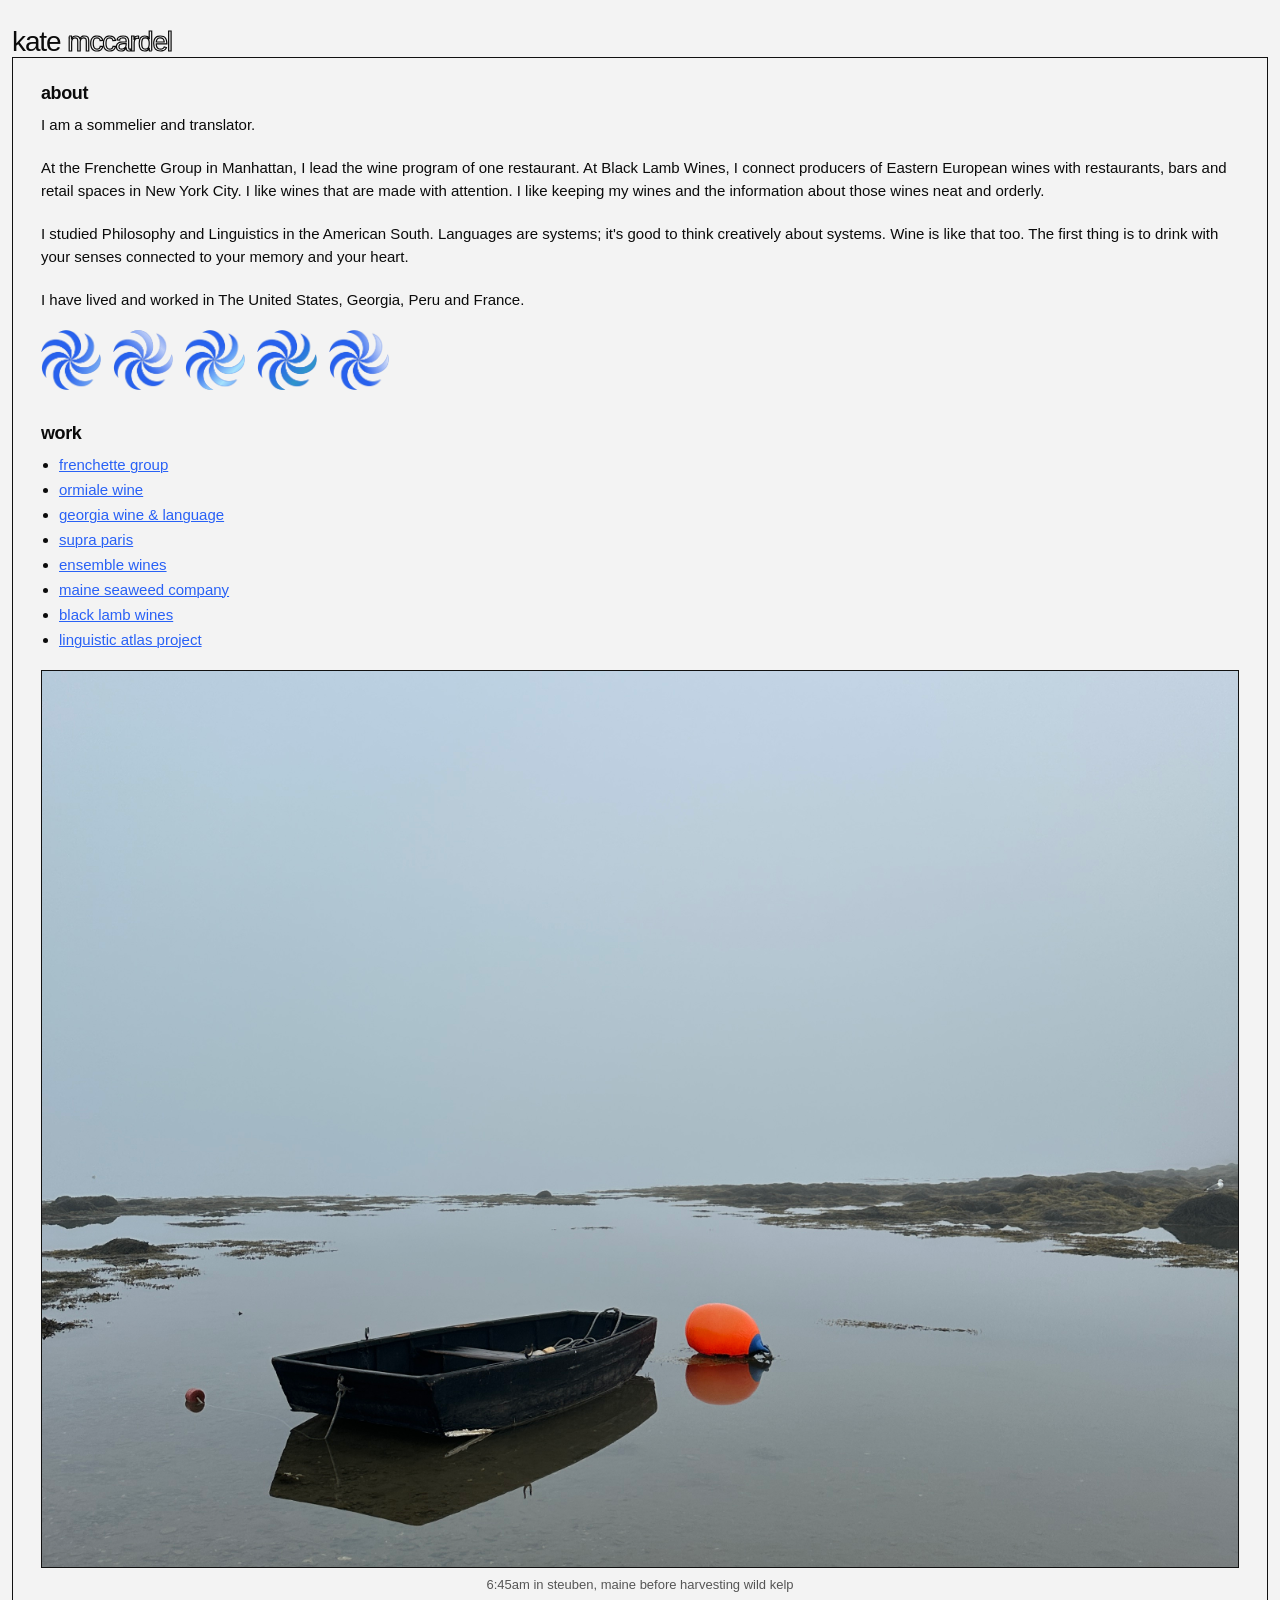
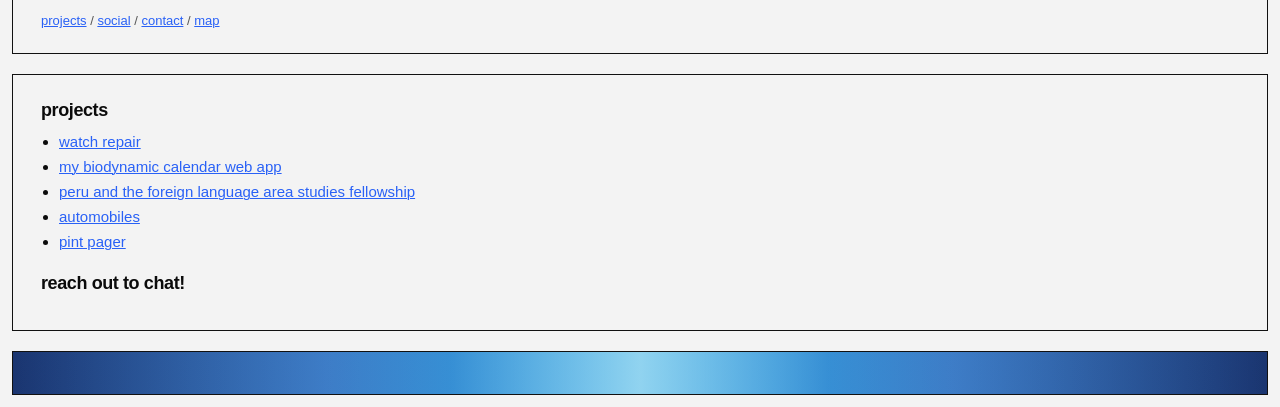
<file: index.html>
<!DOCTYPE html>
<html>

<head>
  <meta charset="utf-8">
  <meta name="viewport" content="width=device-width">
  <title>katelyn mccardel</title>
  <link rel="icon" type="image/x-icon" href="borjgal.ico">
  <link rel="stylesheet" href="styleNew.css" />
</head>

<body>
  <main class="page">
    <header class="site-header">
      <!-- Text header on the left -->
      <h1 class="header-title">kate <span>mccardel</span></h1>
      
      <!-- Icon on the right -->
      
    </header>

    <section class="layout">
      <aside class="left-panel box">
        <div class="left-top">
        <section class="block about">
          <h2>about</h2>
          <p>I am a sommelier and translator.</p><br>
          <p>At the Frenchette Group in Manhattan, I lead the wine program of one restaurant. At Black Lamb Wines, I connect producers of Eastern European wines with restaurants, bars and retail spaces in New York City. I like wines that are made with attention. I like keeping my wines and the information about those wines neat and orderly.</p><br>
          <p>I studied Philosophy and Linguistics in the American South. Languages are systems; it's good to think creatively about systems. Wine is like that too. The first thing is to drink with your senses connected to your memory and your heart. </p><br>
          <p>  I have lived and worked in The United States, Georgia, Peru and France. </p>
        </section>

        <div class="left-columns">
        <div class="left-main">
   
          <div class="borjgali-row">

  <!-- Emblem 1: Light blue shimmer, slow, 110deg angle -->
  <div class="shimmer-container" style="--shimmer-color: rgba(133, 183, 244, 0.838); --shimmer-speed: 10s; --shimmer-angle: 110deg;">
    <img src="borjgal.png" alt="Borjgali emblem" class="shimmer-image">
    <div class="shimmer-overlay"></div>
  </div>

  <!-- Emblem 2: White shimmer, medium speed, 45deg angle -->
  <div class="shimmer-container" style="--shimmer-color: rgba(250, 250, 252, 0.7); --shimmer-speed: 4s; --shimmer-angle: 45deg;">
    <img src="borjgal.png" alt="Borjgali emblem" class="shimmer-image">
    <div class="shimmer-overlay"></div>
  </div>

  <!-- Emblem 3: Soft cyan shimmer, slow, 135deg angle -->
  <div class="shimmer-container" style="--shimmer-color: rgba(180, 240, 255, 0.9); --shimmer-speed: 3.5s; --shimmer-angle: 135deg;">
    <img src="borjgal.png" alt="Borjgali emblem" class="shimmer-image">
    <div class="shimmer-overlay"></div>
  </div>

    <!-- Emblem 4: Soft cyan shimmer, slow, 135deg angle -->
  <div class="shimmer-container" style="--shimmer-color: rgba(48, 154, 199, 0.9); --shimmer-speed: 14s; --shimmer-angle: 135deg;">
    <img src="borjgal.png" alt="Borjgali emblem" class="shimmer-image">
    <div class="shimmer-overlay"></div>

  </div>
    <!-- Emblem 5: white shimmer, fast, 70deg angle -->
  <div class="shimmer-container" style="--shimmer-color: rgba(252, 252, 252, 0.842); --shimmer-speed: 3.5s; --shimmer-angle: 70deg;">
    <img src="borjgal.png" alt="Borjgali emblem" class="shimmer-image">
    <div class="shimmer-overlay"></div>

  </div>

</div>


        <section class="block work">
          <h2>work</h2>
          <ul>
            <li><a target="_blank" rel="noopener noreferrer" href="rock.html">frenchette group</a></li>
            <li><a target="_blank" rel="noopener noreferrer" href="ormiale.html">ormiale wine</a></li>
            <li><a target="_blank" rel="noopener noreferrer" href="georgia.html">georgia wine & language</a></li>
            <li><a target="_blank" rel="noopener noreferrer" href="supra.html">supra paris</a></li>
            <li><a target="_blank" rel="noopener noreferrer" href="ensemble.html">ensemble wines</a></li>
            <li><a target="_blank" rel="noopener noreferrer" href="maineseaweed.html">maine seaweed company</a></li>
             <li><a target="_blank" rel="noopener noreferrer" href="lamb.html">black lamb wines</a></li>
            <li><a target="_blank" rel="noopener noreferrer" href="https://www.lap.uga.edu/">linguistic atlas project</a></li>
          </ul>
        </section>
        </div>

        <figure class="photo">
          <img src="maine.png" alt="Photo of the day">
          <figcaption>6:45am in steuben, maine before harvesting wild kelp</figcaption>
        </figure>
        </div>
        </div>

        <nav class="shortcuts-footer">
          <a href="#projects">projects</a> /
          <a target="_blank" rel="noopener noreferrer" href="https://www.instagram.com/katemccdl/">social</a> /
          <a href="#contact">contact</a> /
          <a target="_blank" rel="noopener noreferrer" href="sitemap.html">map</a>
        </nav>
      </aside>

      <section class="right-column">
        <div class="right-panel box">
          <section class="block foundational" id="projects">
            <h2>projects</h2>
            <ul>
              <li><a target="_blank" rel="noopener noreferrer"
                  href="watch.html">watch repair</a></li>
              <li><a target="_blank" rel="noopener noreferrer"
                  href="https://biodynamic-calendar.vercel.app/">my biodynamic calendar web app</a></li>
             <li><a target="_blank" rel="noopener noreferrer" href="peru.html">peru and the foreign language area studies fellowship</a></li>
             <li><a target="_blank" rel="noopener noreferrer" href="car.html">automobiles</a></li>
             <li><a target="_blank" rel="noopener noreferrer" href="pager.html">pint pager</a></li>
            </ul>
          </section>

         

          <section class="block support" id="contact">
            <h2> <a target="_blank" rel="noopener noreferrer" href="mailto:mccardel.kate@gmail.com">reach out to chat!</a></h2>
          </section>
        </div>

        <div class="bottom-box box"></div>
      </section>
    </section>
  </main>

</body>

</html>
</file>
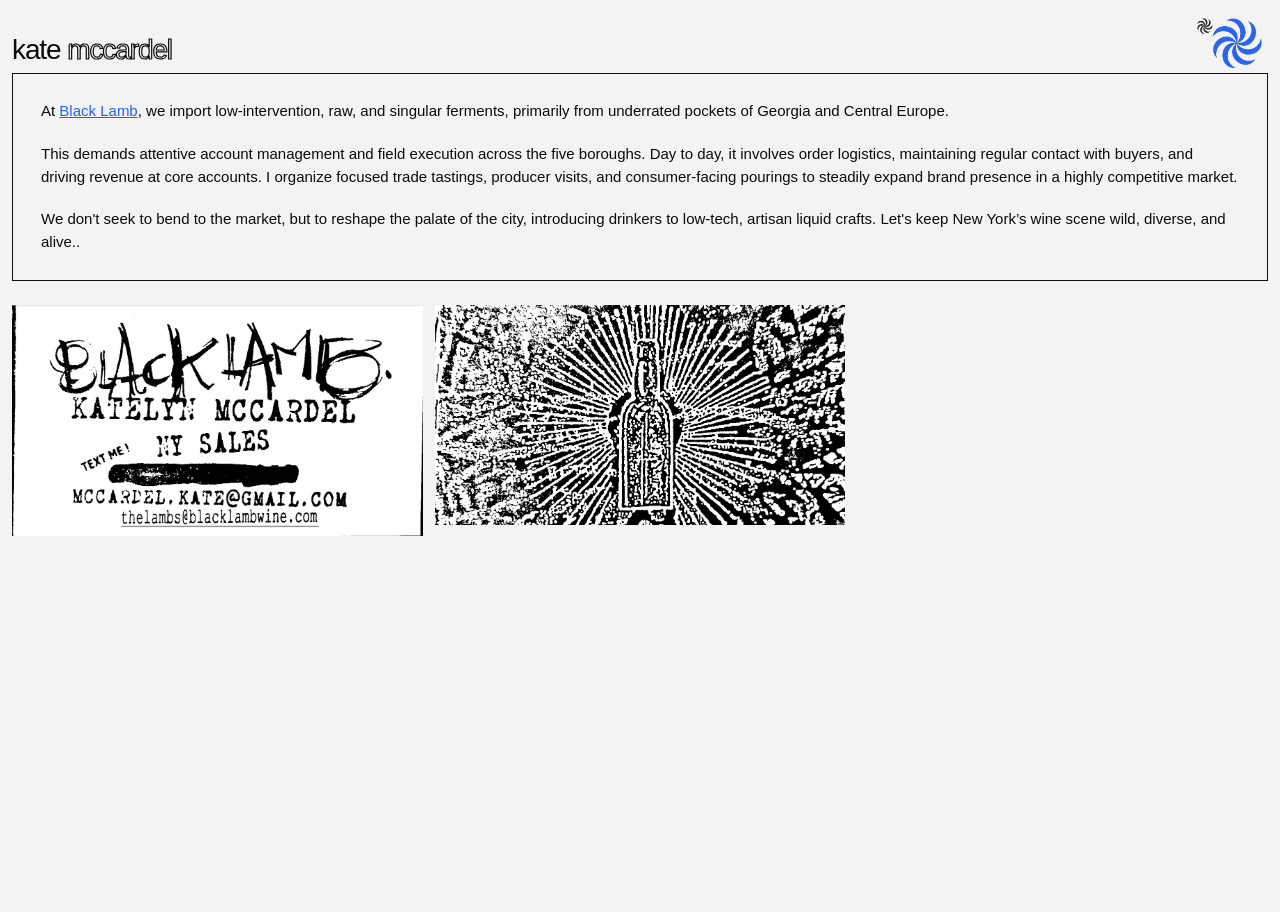
<file: lamb.html>
<!DOCTYPE html>
<html>

<head>
  <meta charset="utf-8">
  <meta name="viewport" content="width=device-width">
  <meta name="description" content="black lamb wine import and distribution">
  <title>black lamb wine - kate</title>
  <link rel="icon" type="image/x-icon" href="borjgal.ico">
  <link rel="stylesheet" href="styleNew.css" />
  <link rel="stylesheet" href="work.css" />
</head>

<body>
  <main class="page">
    <header class="site-header">
      <!-- Text header on the left -->
      <h1 class="header-title"><a href="index.html">kate <span>mccardel</span></a></h1>
      
      <!-- Icon on the right -->
      <img src="borjgali-icon.png" alt="kate mccardel" class="header-icon">
    </header>

<section class="work-layout">
  <aside class="left-panel box">
    <p>At <a href="https://blacklambwine.cargo.site/About-Us">Black Lamb</a>, we import low-intervention, raw, and singular ferments, primarily from underrated pockets of Georgia and Central Europe. </p>
    <p>This demands attentive account management and field execution across the five boroughs. Day to day, it involves order logistics, maintaining regular contact with buyers, and driving revenue at core accounts. I organize focused trade tastings, producer visits, and consumer-facing pourings to steadily expand brand presence in a highly competitive market. </p>
        
    <p> We don't seek to bend to the market, but to reshape the palate of the city, introducing drinkers to low-tech, artisan liquid crafts. Let's keep New York’s wine scene wild, diverse, and alive..</p>
  </aside>

  <div class="photo-gallery">
    <div class="gallery-columns">
      <div class="tile"><img src="lamb-image/lamb1.jpg" loading="lazy"></div>
      <div class="tile"><img src="lamb-image/lamb2.jpg" loading="lazy"></div>


    </div>
  </div>
</section>
  </main>
</body>

</html>
</file>
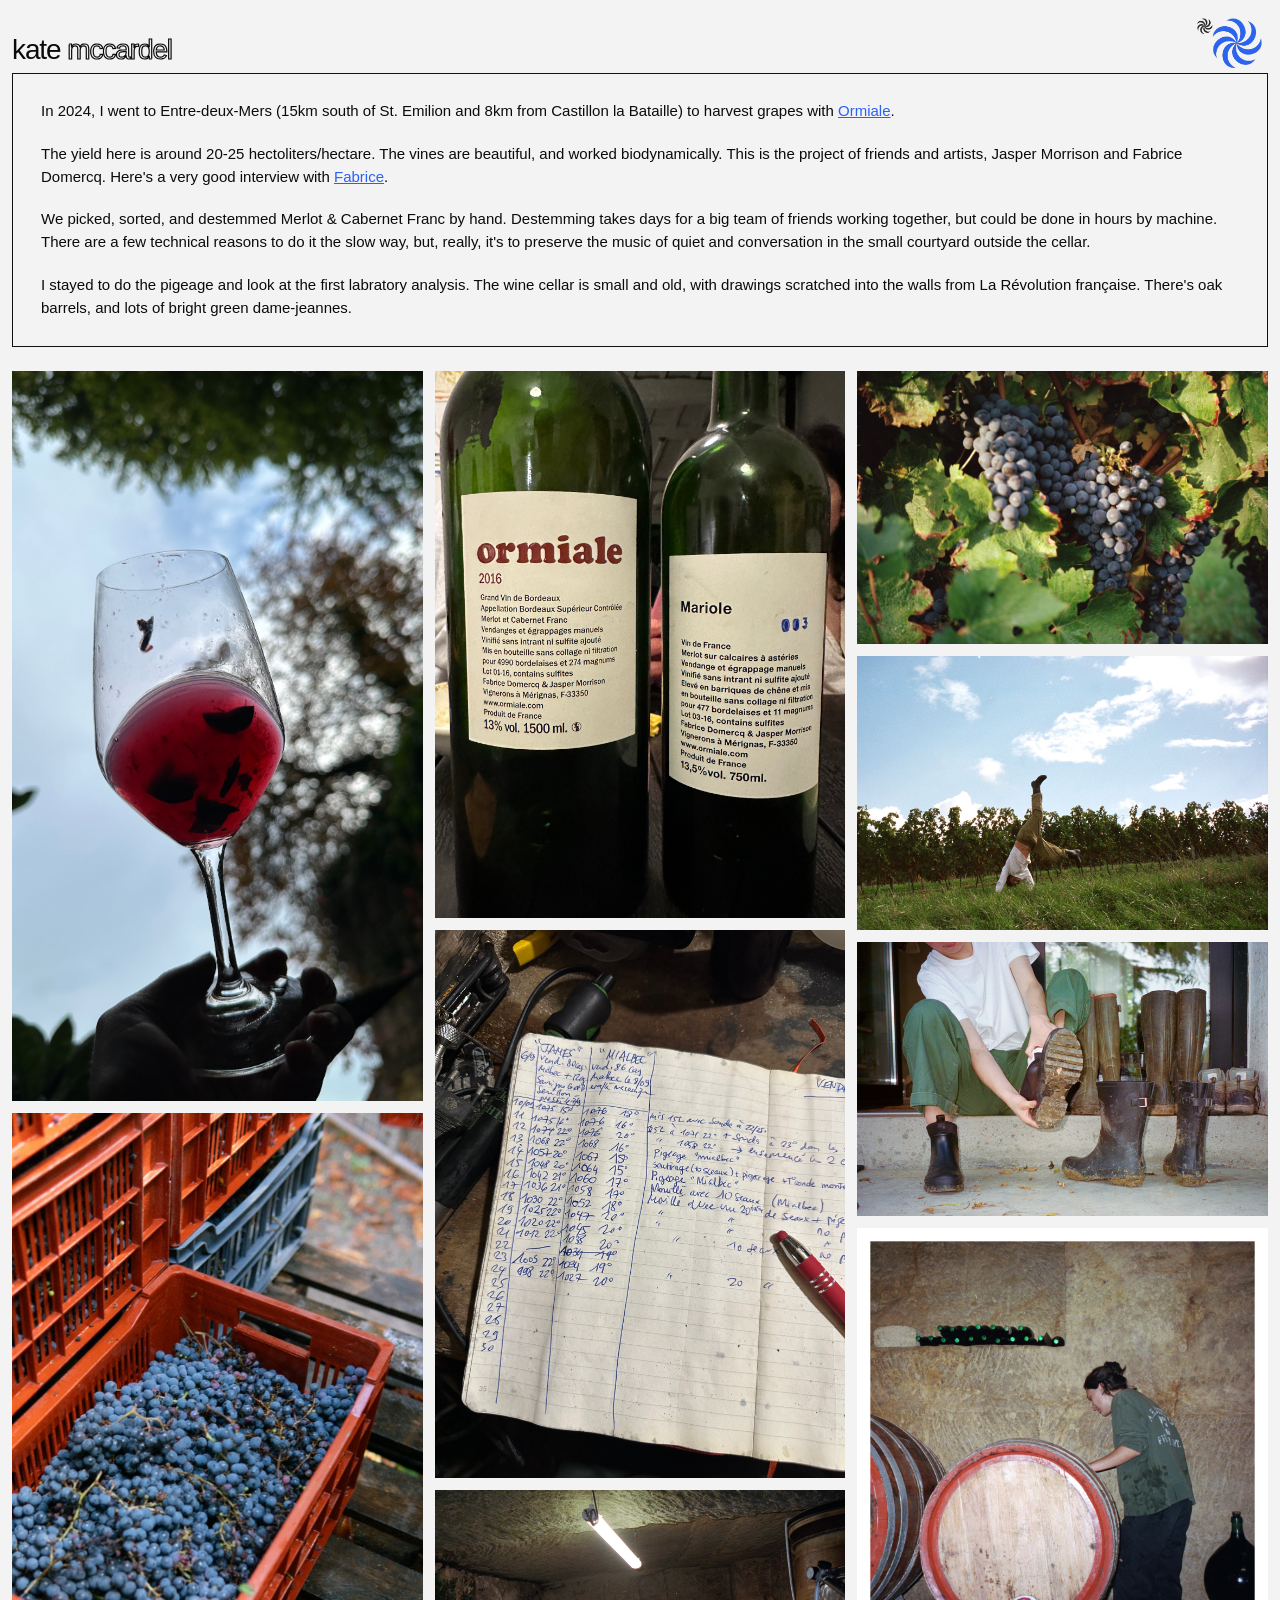
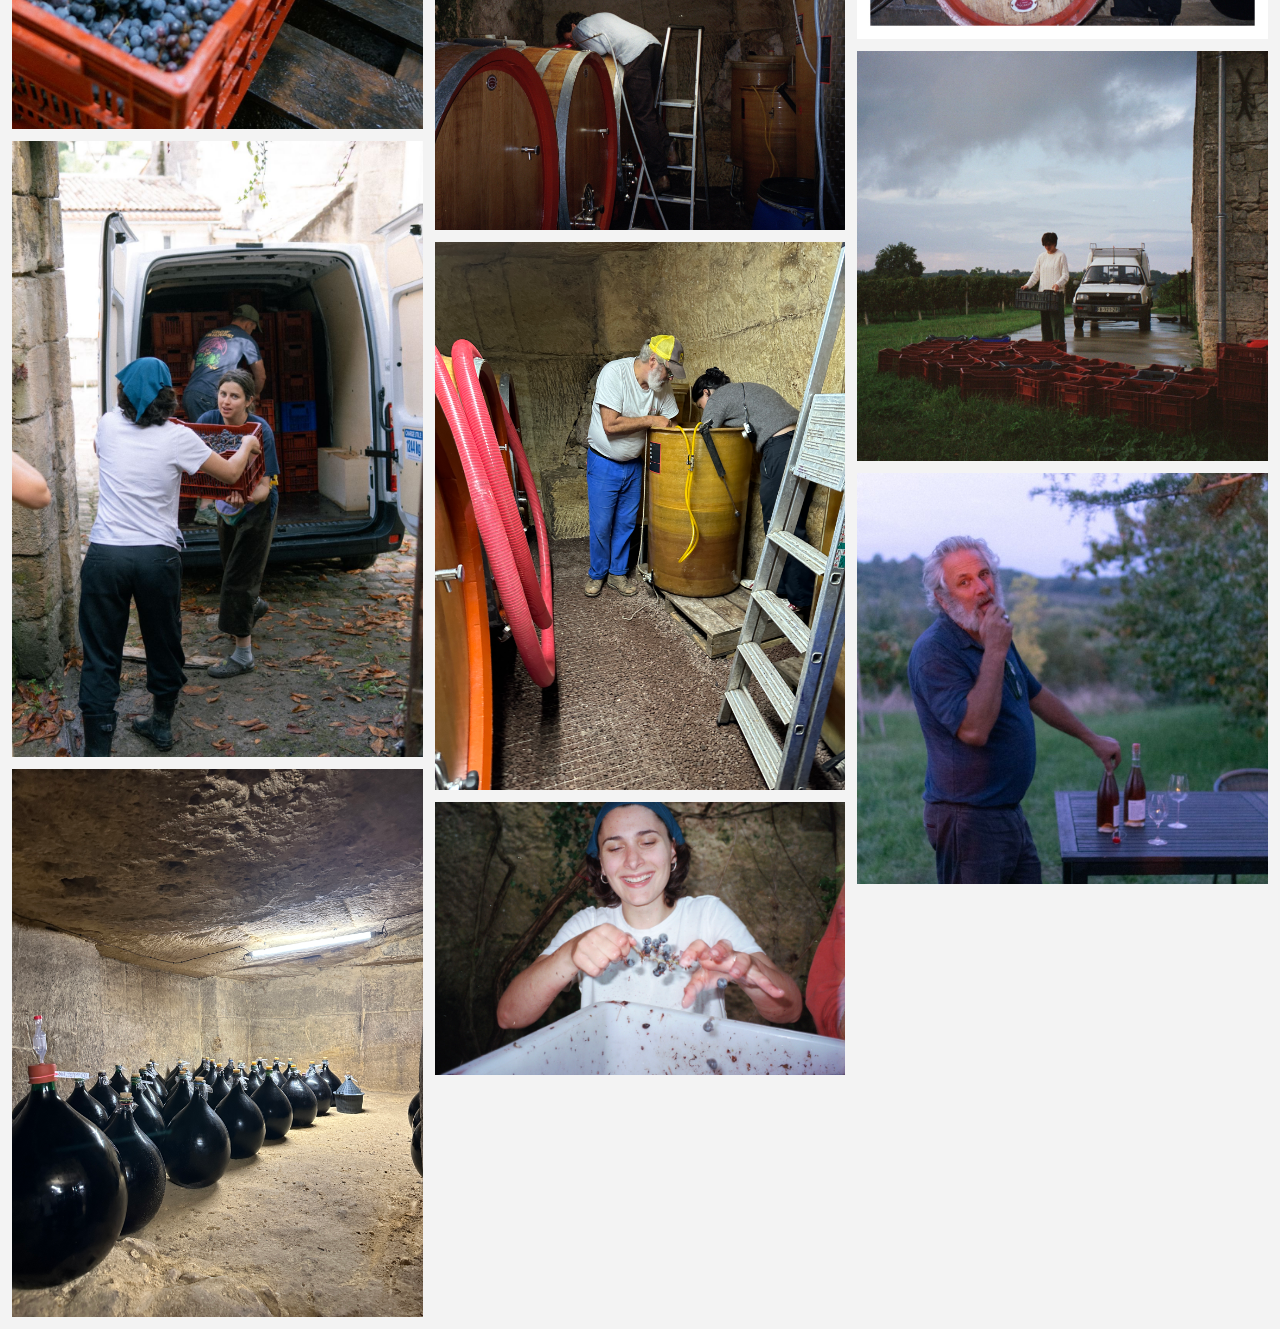
<file: ormiale.html>
<!DOCTYPE html>
<html>

<head>
  <meta charset="utf-8">
  <meta name="viewport" content="width=device-width">
  <meta name="description" content="ormiale wine">
  <title>ormiale wine - kate</title>
  <link rel="icon" type="image/x-icon" href="borjgal.ico">
  <link rel="stylesheet" href="styleNew.css" />
  <link rel="stylesheet" href="work.css" />
</head>

<body>
  <main class="page">
    <header class="site-header">
      <!-- Text header on the left -->
      <h1 class="header-title"><a href="index.html">kate <span>mccardel</span></a></h1>
      
      <!-- Icon on the right -->
      <img src="borjgali-icon.png" alt="kate mccardel" class="header-icon">
    </header>

<section class="work-layout">
  <aside class="left-panel box">
    <p>In 2024, I went to Entre-deux-Mers (15km south of St. Emilion and 8km from Castillon la Bataille) to harvest grapes with <a href="https://ormiale.com/en/statement" target="_blank" rel="noopener noreferrer">Ormiale</a>.</p>
    <p>The yield here is around 20-25 hectoliters/hectare. The vines are beautiful, and worked biodynamically. This is the project of friends and artists, Jasper Morrison and Fabrice Domercq. Here's a very good interview with <a href="https://www.nestarec.cz/fabrice-domercq-ormiale-winemaking-interview" target="_blank" rel="noopener noreferrer">Fabrice</a>.</p>
    <p>We picked, sorted, and destemmed Merlot & Cabernet Franc by hand. Destemming takes days for a big team of friends working together, but could be done in hours by machine. There are a few technical reasons to do it the slow way, but, really, it's to preserve the music of quiet and conversation in the small courtyard outside the cellar.</p>
    <p>I stayed to do the pigeage and look at the first labratory analysis. The wine cellar is small and old, with drawings scratched into the walls from La Révolution française. There's oak barrels, and lots of bright green dame-jeannes.</p>
  </aside>

  <div class="photo-gallery">
    <div class="gallery-columns">
      <div class="tile"><img src="ormiale-image/ormiale1.jpeg" alt="Glass of juice" loading="lazy"></div>
      <div class="tile"><img src="ormiale-image/ormiale2.jpeg" alt="Grapes" loading="lazy"></div>
      <div class="tile"><img src="ormiale-image/ormiale3.jpeg" alt="Two girls passing crates of grapes" loading="lazy"></div>
      <div class="tile"><img src="ormiale-image/ormiale5.jpeg" alt="Dame-jeannes" loading="lazy"></div>
      <div class="tile"><img src="ormiale-image/ormiale6.jpeg" alt="Two bottles of wine" loading="lazy"></div>
      <div class="tile"><img src="ormiale-image/ormiale7.jpeg" alt="Record of wine production" loading="lazy"></div>
      <div class="tile"><img src="ormiale-image/ormiale8.jpeg" alt="pigeage" loading="lazy"></div>
      <div class="tile"><img src="ormiale-image/ormiale9.jpeg" alt="cellar work" loading="lazy"></div>   
      <div class="tile"><img src="ormiale-image/ormiale10.jpeg" alt="manual destemming" loading="lazy"></div>
      <div class="tile"><img src="ormiale-image/ormiale11.jpeg" alt="bunches of grapes" loading="lazy"></div>
      <div class="tile"><img src="ormiale-image/ormiale12.jpeg" alt="Girl doing cartwheel in vineyard" loading="lazy"></div>
      <div class="tile"><img src="ormiale-image/ormiale13.jpeg" alt="girl removing muddy boots" loading="lazy"></div>
      <div class="tile"><img src="ormiale-image/ormiale14.jpeg" alt="girl standing by oak barrels" loading="lazy"></div>
      <div class="tile"><img src="ormiale-image/ormiale15.jpeg" alt="containers of grapes in front of a car" loading="lazy"></div>
      <div class="tile"><img src="ormiale-image/ormiale16.jpeg" alt="man with bottles of wine by a table" loading="lazy"></div>


    </div>
  </div>
</section>
  </main>
</body>

</html>
</file>
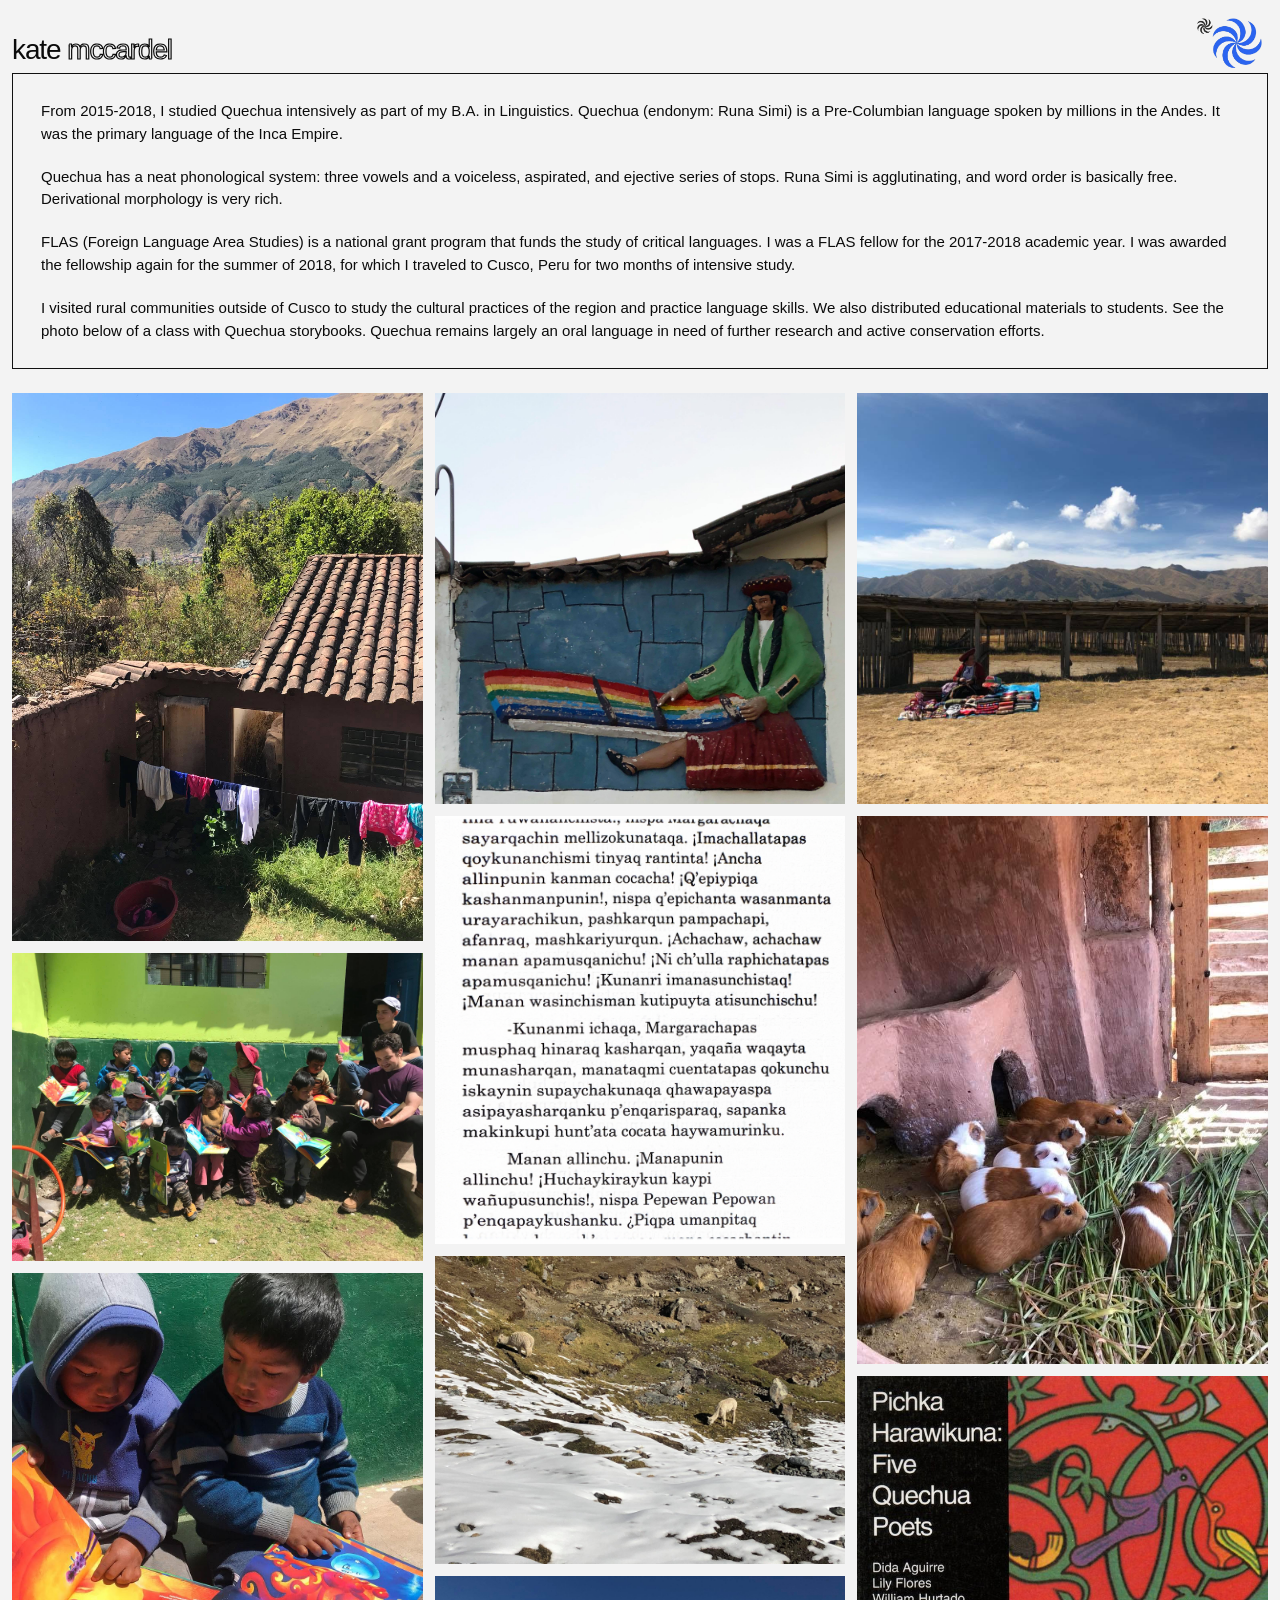
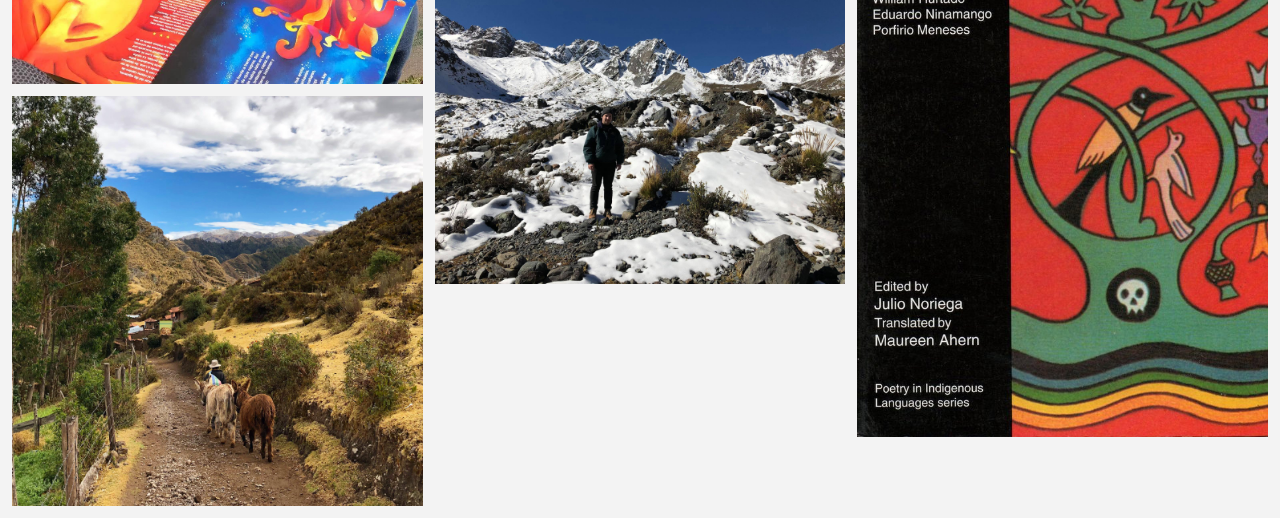
<file: peru.html>
<!DOCTYPE html>
<html>

<head>
  <meta charset="utf-8">
  <meta name="viewport" content="width=device-width">
  <meta name="description" content="peru and FLAS">
  <title>peru and FLAS - kate</title>
  <link rel="icon" type="image/x-icon" href="borjgal.ico">
  <link rel="stylesheet" href="styleNew.css" />
  <link rel="stylesheet" href="work.css" />
</head>

<body>
  <main class="page">
    <header class="site-header">
      <!-- Text header on the left -->
      <h1 class="header-title"><a href="index.html">kate <span>mccardel</span></a></h1>
      
      <!-- Icon on the right -->
      <img src="borjgali-icon.png" alt="kate mccardel" class="header-icon">
    </header>

<section class="work-layout">
  <aside class="left-panel box">
    <p>From 2015-2018, I studied Quechua intensively as part of my B.A. in Linguistics. Quechua (endonym: Runa Simi) is a Pre-Columbian language spoken by millions in the Andes. It was the primary language of the Inca Empire.</p>
    <p> Quechua has a neat phonological system: three vowels and a voiceless, aspirated, and ejective series of stops. Runa Simi is agglutinating, and word order is basically free. Derivational morphology is very rich.</p>
    <p> FLAS (Foreign Language Area Studies) is a national grant program that funds the study of critical languages. I was a FLAS fellow for the 2017-2018 academic year. I was awarded the fellowship again for the summer of 2018, for which I traveled to Cusco, Peru for two months of intensive study.</p>
    <p>I visited rural communities outside of Cusco to study the cultural practices of the region and practice language skills. We also distributed educational materials to students. See the photo below of a class with Quechua storybooks. Quechua remains largely an oral language in need of further research and active conservation efforts.</p>
  </aside>

  <div class="photo-gallery">
    <div class="gallery-columns">
      <div class="tile"><img src="peru-image/peru1.jpg" alt="House strung with laundry" loading="lazy"></div>
      <div class="tile"><img src="peru-image/peru2.jpg" alt="Children holding books outside a classroom" loading="lazy"></div>
      <div class="tile"><img src="peru-image/peru3.jpg" alt="Two children reading" loading="lazy"></div>
      <div class="tile"><img src="peru-image/peru4.jpg" alt="Two donkeys led by a man in a mountain scene" loading="lazy"></div>
      <div class="tile"><img src="peru-image/peru5.jpg" alt="A sculpted facade of a woman weaving a rainbow pattern" loading="lazy"></div>
      <div class="tile"><img src="peru-image/peru6.jpg" alt="A text in Quechua" loading="lazy"></div>
      <div class="tile"><img src="peru-image/peru7.jpg" alt="A llama on a snowy mountain face" loading="lazy"></div>
      <div class="tile"><img src="peru-image/peru8.jpg" alt="A man in a high altitude environment" loading="lazy"></div>
      <div class="tile"><img src="peru-image/peru9.jpg" alt="a woman selling her wares in front of a distant mountain range" loading="lazy"></div>   
      <div class="tile"><img src="peru-image/peru10.jpg" alt="guinea pigs" loading="lazy"></div>
      <div class="tile"><img src="peru-image/peru11.jpg" alt="a book cover of a Quechua poetry collection" loading="lazy"></div>


    </div>
  </div>
</section>
  </main>
</body>

</html>
</file>
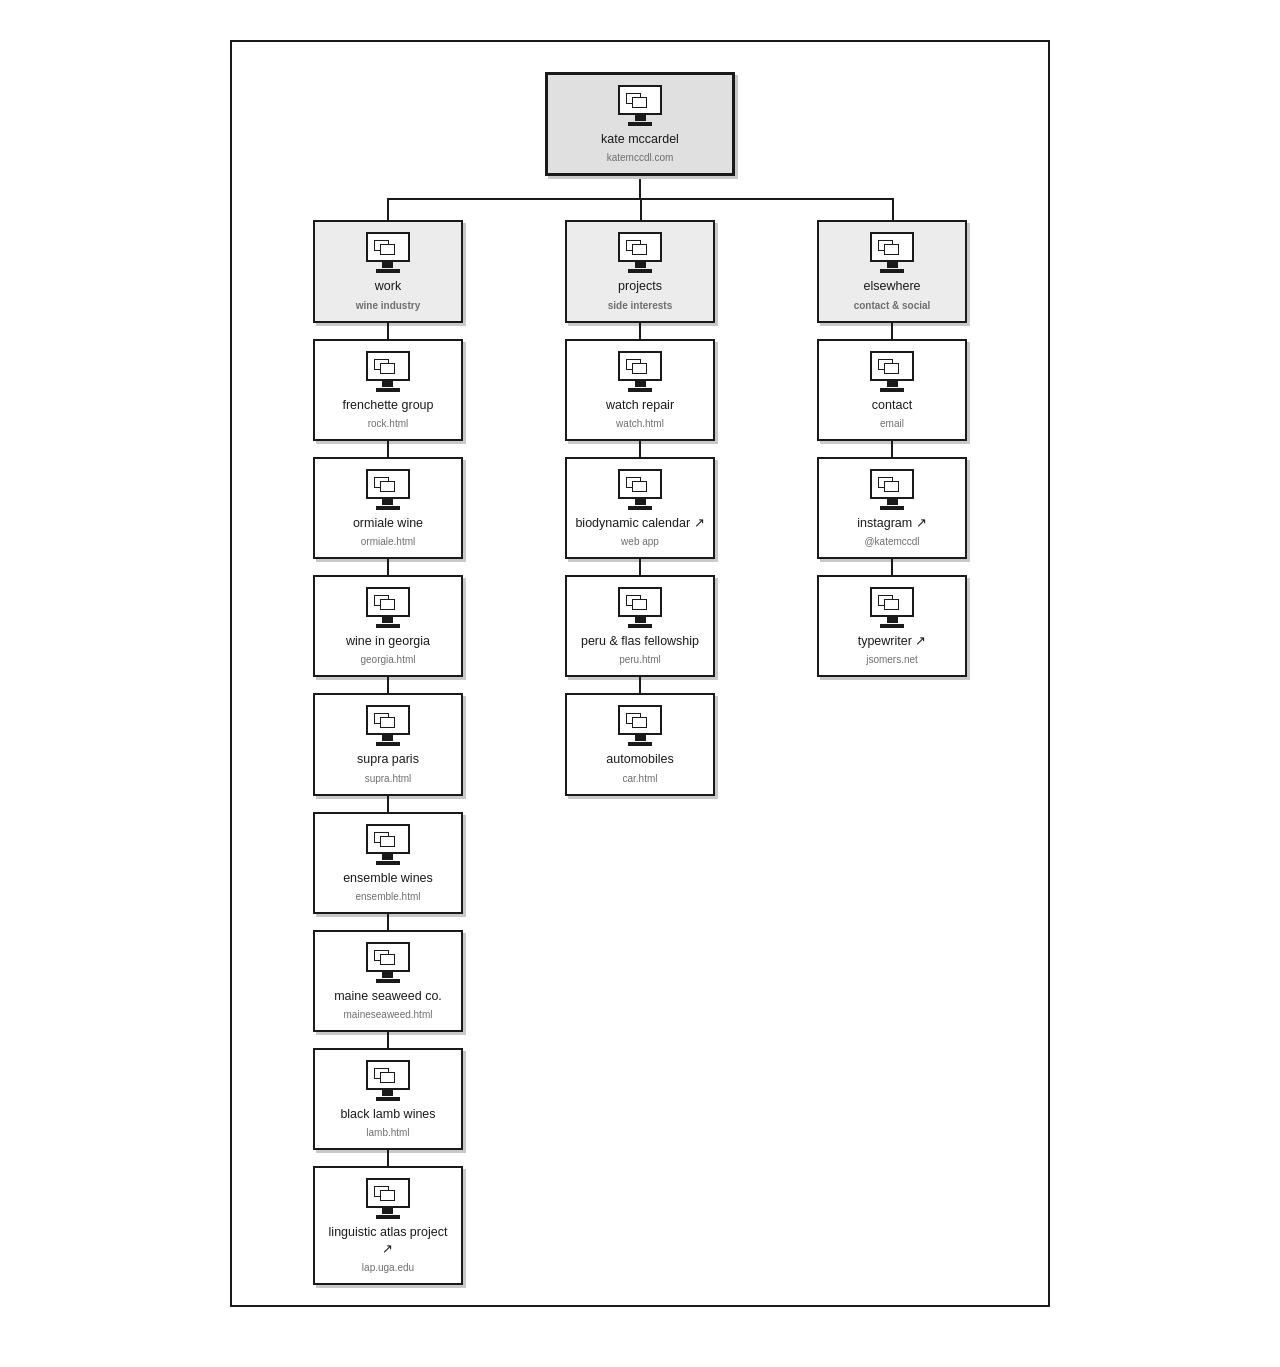
<file: sitemap.html>
<!DOCTYPE html>
<html lang="en">
<head>
<meta charset="UTF-8">
<title>katemccdl.com — site map</title>
<style>
  * { box-sizing: border-box; }
  body {
    margin: 0;
    background: #ffffff;
    font-family: Arial, Helvetica, sans-serif;
    color: #1a1a1a;
    padding: 40px 20px 60px;
  }
  .container {
    max-width: 820px;
    margin: 0 auto;
    border: 2px solid #1a1a1a;
    padding: 30px 30px 20px;
  }

  .heading {
    text-align: center;
    margin-bottom: 30px;
  }
  .heading h1 {
    font-size: 24px;
    letter-spacing: 1px;
    margin: 0 0 6px;
    text-transform: lowercase;
  }
  .heading p {
    font-size: 13px;
    color: #6e6e6e;
    margin: 0;
  }

  .poster {
    max-width: 760px;
    margin: 0 auto;
    border-top: 3px solid #1a1a1a;
    border-bottom: 3px solid #1a1a1a;
    padding: 30px 0 10px;
  }

  .node {
    display: flex;
    flex-direction: column;
    align-items: center;
    gap: 5px;
    width: 150px;
    padding: 9px 8px 10px;
    background: #ffffff;
    border: 2px solid #1a1a1a;
    box-shadow: 3px 3px 0 #c9c9c9;
    text-decoration: none;
    color: #1a1a1a;
    text-align: center;
  }
  .node:hover {
    box-shadow: 4px 4px 0 #9a9a9a;
  }
  .node.hub { background: #ececec; font-weight: bold; }
  .node.home { width: 190px; background: #e0e0e0; border-width: 3px; }

  .title { font-size: 12.5px; font-weight: 520; line-height: 1.3; }
  .sub { font-size: 10px; color: #6e6e6e; }

  .computer { width: 44px; margin-top: 1px; }
  .screen {
    width: 44px;
    height: 30px;
    border: 2px solid #1a1a1a;
    background: #fff;
    position: relative;
  }
  .screen .win1, .screen .win2 {
    position: absolute;
    border: 1.5px solid #1a1a1a;
    background: #fff;
  }
  .screen .win1 { width: 15px; height: 11px; top: 6px; left: 6px; }
  .screen .win2 { width: 15px; height: 11px; top: 10px; left: 12px; background: #fff; }
  .stand { width: 11px; height: 6px; background: #1a1a1a; margin: 0 auto; }
  .base { width: 24px; height: 4px; background: #1a1a1a; margin: 1px auto 0; }

  .ext::after { content: ' \2197'; }

  .home-row { display: flex; justify-content: center; }
  .stem { width: 2px; height: 16px; background: #1a1a1a; margin: 0 auto; }
  .stem-tall { height: 22px; }

  .branch-bar { position: relative; width: 100%; height: 22px; margin-bottom: 0; }
  .branch-bar::before {
    content: '';
    position: absolute;
    top: 0; left: 16.6%; right: 16.6%;
    height: 2px;
    background: #1a1a1a;
  }
  .drop { position: absolute; top: 0; width: 2px; height: 22px; background: #1a1a1a; }
  .drop-left { left: 16.6%; }
  .drop-center { left: 50%; }
  .drop-right { left: 83.3%; }

  .columns { display: flex; justify-content: space-between; align-items: flex-start; }
  .col { display: flex; flex-direction: column; align-items: center; width: 33.33%; }
  .pages { display: flex; flex-direction: column; align-items: center; }
  
</style>
</head>
<body>

  <div class="container">

    <div class="home-row">
      <a class="node home" href="https://katemccdl.com" target="_blank" rel="noopener">
        <div class="computer"><div class="screen"><div class="win1"></div><div class="win2"></div></div><div class="stand"></div><div class="base"></div></div>
        <div class="title">kate mccardel</div>
        <div class="sub">katemccdl.com</div>
      </a>
    </div>

    <div class="stem stem-tall"></div>

    <div class="branch-bar">
      <div class="drop drop-left"></div>
      <div class="drop drop-center"></div>
      <div class="drop drop-right"></div>
    </div>

    <div class="columns">

      <div class="col">
        <a class="node hub" href="https://katemccdl.com#work" target="_blank" rel="noopener">
          <div class="computer"><div class="screen"><div class="win1"></div><div class="win2"></div></div><div class="stand"></div><div class="base"></div></div>
          <div class="title">work</div>
          <div class="sub">wine industry</div>
        </a>
        <div class="stem"></div>
        <div class="pages">
          <a class="node" href="https://katemccdl.com/rock.html" target="_blank" rel="noopener">
            <div class="computer"><div class="screen"><div class="win1"></div><div class="win2"></div></div><div class="stand"></div><div class="base"></div></div>
            <div class="title">frenchette group</div><div class="sub">rock.html</div></a>
          <div class="stem"></div>
          <a class="node" href="https://katemccdl.com/ormiale.html" target="_blank" rel="noopener">
            <div class="computer"><div class="screen"><div class="win1"></div><div class="win2"></div></div><div class="stand"></div><div class="base"></div></div>
            <div class="title">ormiale wine</div><div class="sub">ormiale.html</div></a>
          <div class="stem"></div>
          <a class="node" href="https://katemccdl.com/georgia.html" target="_blank" rel="noopener">
            <div class="computer"><div class="screen"><div class="win1"></div><div class="win2"></div></div><div class="stand"></div><div class="base"></div></div>
            <div class="title">wine in georgia</div><div class="sub">georgia.html</div></a>
          <div class="stem"></div>
          <a class="node" href="https://katemccdl.com/supra.html" target="_blank" rel="noopener">
            <div class="computer"><div class="screen"><div class="win1"></div><div class="win2"></div></div><div class="stand"></div><div class="base"></div></div>
            <div class="title">supra paris</div><div class="sub">supra.html</div></a>
          <div class="stem"></div>
          <a class="node" href="https://katemccdl.com/ensemble.html" target="_blank" rel="noopener">
            <div class="computer"><div class="screen"><div class="win1"></div><div class="win2"></div></div><div class="stand"></div><div class="base"></div></div>
            <div class="title">ensemble wines</div><div class="sub">ensemble.html</div></a>
          <div class="stem"></div>
          <a class="node" href="https://katemccdl.com/maineseaweed.html" target="_blank" rel="noopener">
            <div class="computer"><div class="screen"><div class="win1"></div><div class="win2"></div></div><div class="stand"></div><div class="base"></div></div>
            <div class="title">maine seaweed co.</div><div class="sub">maineseaweed.html</div></a>
          <div class="stem"></div>
          <a class="node" href="https://katemccdl.com/lamb.html" target="_blank" rel="noopener">
            <div class="computer"><div class="screen"><div class="win1"></div><div class="win2"></div></div><div class="stand"></div><div class="base"></div></div>
            <div class="title">black lamb wines</div><div class="sub">lamb.html</div></a>
          <div class="stem"></div>
          <a class="node" href="https://www.lap.uga.edu/" target="_blank" rel="noopener">
            <div class="computer"><div class="screen"><div class="win1"></div><div class="win2"></div></div><div class="stand"></div><div class="base"></div></div>
            <div class="title ext">linguistic atlas project</div><div class="sub">lap.uga.edu</div></a>
        </div>
      </div>

      <div class="col">
        <a class="node hub" href="https://katemccdl.com#projects" target="_blank" rel="noopener">
          <div class="computer"><div class="screen"><div class="win1"></div><div class="win2"></div></div><div class="stand"></div><div class="base"></div></div>
          <div class="title">projects</div>
          <div class="sub">side interests</div>
        </a>
        <div class="stem"></div>
        <div class="pages">
          <a class="node" href="https://katemccdl.com/watch.html" target="_blank" rel="noopener">
            <div class="computer"><div class="screen"><div class="win1"></div><div class="win2"></div></div><div class="stand"></div><div class="base"></div></div>
            <div class="title">watch repair</div><div class="sub">watch.html</div></a>
          <div class="stem"></div>
          <a class="node" href="https://biodynamic-calendar.vercel.app/" target="_blank" rel="noopener">
            <div class="computer"><div class="screen"><div class="win1"></div><div class="win2"></div></div><div class="stand"></div><div class="base"></div></div>
            <div class="title ext">biodynamic calendar</div><div class="sub">web app</div></a>
          <div class="stem"></div>
          <a class="node" href="https://katemccdl.com/peru.html" target="_blank" rel="noopener">
            <div class="computer"><div class="screen"><div class="win1"></div><div class="win2"></div></div><div class="stand"></div><div class="base"></div></div>
            <div class="title">peru &amp; flas fellowship</div><div class="sub">peru.html</div></a>
          <div class="stem"></div>
          <a class="node" href="https://katemccdl.com/car.html" target="_blank" rel="noopener">
            <div class="computer"><div class="screen"><div class="win1"></div><div class="win2"></div></div><div class="stand"></div><div class="base"></div></div>
            <div class="title">automobiles</div><div class="sub">car.html</div></a>
        </div>
      </div>

      <div class="col">
        <a class="node hub" href="https://katemccdl.com#contact" target="_blank" rel="noopener">
          <div class="computer"><div class="screen"><div class="win1"></div><div class="win2"></div></div><div class="stand"></div><div class="base"></div></div>
          <div class="title">elsewhere</div>
          <div class="sub">contact &amp; social</div>
        </a>
        <div class="stem"></div>
        <div class="pages">
          <a class="node" href="mailto:mccardel.kate@gmail.com" target="_blank" rel="noopener">
            <div class="computer"><div class="screen"><div class="win1"></div><div class="win2"></div></div><div class="stand"></div><div class="base"></div></div>
            <div class="title">contact</div><div class="sub">email</div></a>
          <div class="stem"></div>
          <a class="node" href="https://www.instagram.com/katemccdl/" target="_blank" rel="noopener">
            <div class="computer"><div class="screen"><div class="win1"></div><div class="win2"></div></div><div class="stand"></div><div class="base"></div></div>
            <div class="title ext">instagram</div><div class="sub">@katemccdl</div></a>
          <div class="stem"></div>
          <a class="node" href="https://jsomers.net/typewriter/" target="_blank" rel="noopener">
            <div class="computer"><div class="screen"><div class="win1"></div><div class="win2"></div></div><div class="stand"></div><div class="base"></div></div>
            <div class="title ext">typewriter</div><div class="sub">jsomers.net</div></a>
        </div>
      </div>

    </div>
  </div>


  </div>

</body>
</html>
</file>
<file: styleNew.css>
* {
  box-sizing: border-box;
}

html,
body {
  margin: 0;
  min-height: 100vh;
}

html {
  scroll-behavior: smooth;
}

body {
  background: #f3f3f3;
  color: #0b0b0b;
  font-family: Arial, Helvetica, sans-serif;
  font-size: 15px;
  line-height: 1.4;
}

.page {
  width: calc(100% - 24px);
  margin: 12px;
  min-height: calc(100vh - 24px);
  display: flex;
  flex-direction: column;
}

.site-header {
  margin-bottom: 1px;
  flex-shrink: 0;
  display: flex;
  justify-content: space-between;
  align-items: center;
  width: 100%;
}

.header-title {
  margin: 0;
  padding-top: 16px;
  line-height: 1;
}

.header-title a {
  color: inherit;
  text-decoration: none;
}

.header-icon {
  height: 60px;
  width: auto;
}

.site-header h1 {
  margin: 0;
  font-size: 28px;
  line-height: 1;
  font-weight: 400;
  letter-spacing: -1.1px;
}

.site-header h1 span {
  color: transparent;
  -webkit-text-stroke: 1.2px #0b0b0b;
  text-stroke: 1.2px #0b0b0b;
}

/* Single column layout across all screens */
.layout {
  display: flex;
  flex-direction: column;
  gap: 20px;
  flex: 1;
}

.box {
  border: 1px solid #111;
  background: transparent;
}

.left-panel {
  padding: 26px 28px;
  display: flex;
  flex-direction: column;
  gap: 20px;
}

.right-column {
  display: flex;
  flex-direction: column;
  gap: 20px;
}

.right-panel {
  padding: 26px 28px;
  display: flex;
  flex-direction: column;
  gap: 22px;
}

.bottom-box {
  height: 44px;
  position: relative;
  overflow: hidden;
  background: linear-gradient(90deg, #1a3570, #2d6bc4, #048feb, #2d6bc4, #1a3570);
}

.bottom-box::after {
  content: '';
  position: absolute;
  inset: 0;
  background: linear-gradient(
    90deg,
    transparent 0%,
    rgba(160, 230, 215, 0.2) 35%,
    rgba(220, 248, 242, 0.65) 50%,
    rgba(160, 230, 215, 0.2) 65%,
    transparent 100%
  );
  animation: bar-sweep 7s ease-in-out infinite alternate;
}

@keyframes bar-sweep {
  0%   { transform: translateX(-50%); }
  100% { transform: translateX(50%); }
}

.left-top {
  display: flex;
  flex-direction: column;
  gap: 18px;
}

/* Stacks work list and photo vertically to prevent overflow */
.left-columns {
  display: flex;
  flex-direction: column;
  gap: 20px;
}

.left-main {
  display: flex;
  flex-direction: column;
  gap: 18px;
}

.photo {
  margin: 0;
}

.photo img {
  display: block;
  width: 100%;
  aspect-ratio: 4 / 3;
  object-fit: cover;
  border: 1px solid #111;
  background: #e8e8e8;
}

.photo figcaption {
  margin-top: 8px;
  font-size: 13px;
  color: #555;
  text-align: center;
}

.shortcuts-footer {
  flex-shrink: 0;
  font-size: 13px;
  line-height: 1;
  color: #555;
}

.block {
  flex-shrink: 0;
}

.block h2 {
  margin: 0 0 10px;
  font-size: 18px;
  line-height: 1.1;
  font-weight: 700;
  letter-spacing: -0.4px;
}

.block p {
  margin: 0;
  line-height: 1.5;
}

ul {
  margin: 0;
  padding-left: 18px;
}

li {
  margin: 0 0 4px;
}

li:last-child {
  margin-bottom: 0;
}

a {
  color: #2961f6;
  text-decoration: underline;
  text-decoration-thickness: 1px;
}

a:visited {
  color: #040998;
}

a:hover {
  color: #003cff;
}

h2 a {
  color: inherit;
  text-decoration: none;
}

/* Borjgali row & shimmer styles */
.borjgali-row {
  display: flex;
  flex-direction: row;
  align-items: center;
  gap: 12px;
  width: 100%;
  margin-bottom: 1rem;
}

.shimmer-container {
  position: relative;
  width: 100%;
  max-width: var(--icon-size, 60px); 
  aspect-ratio: 1 / 1;
  height: auto;
  flex: 1 1 0;
  min-width: 0;
}

.shimmer-image {
  width: 100%;
  height: 100%;
  display: block;
}

.shimmer-overlay {
  position: absolute;
  top: 0;
  left: 0;
  width: 100%;
  height: 100%;
  pointer-events: none;
  
  -webkit-mask-image: url('borjgal.png');
  mask-image: url('borjgal.png');
  -webkit-mask-size: contain;
  mask-size: contain;
  -webkit-mask-repeat: no-repeat;
  mask-repeat: no-repeat;

  background: linear-gradient(
    var(--shimmer-angle, 110deg),
    transparent 30%,
    var(--shimmer-color, rgba(255, 255, 255, 0.7)) 50%,
    transparent 70%
  );
  background-size: 200% 100%;
  animation: shimmer var(--shimmer-speed, 2.5s) infinite;
}

@keyframes shimmer {
  0% {
    background-position: 200% 0;
  }
  100% {
    background-position: -200% 0;
  }
}
</file>
<file: work.css>
/* work page — loaded after styleNew.css, adds only work-specific rules */

/* Page Layout */
.work-layout {
  display: flex;
  flex-direction: column;
  gap: 24px;
  width: 100%;
}

.layout {
  display: grid;
  grid-template-columns: 3fr 2fr;
  gap: 20px;
  flex: 1;
  min-height: 0;
  align-items: stretch;
}

.left-panel {
  width: 100%;
}

.left-panel p {
  margin: 0;
  line-height: 1.52;
}

/* Photo Gallery */
.photo-gallery {
  width: 100%;
  min-height: 0;
  overflow-y: auto;
  overflow-x: hidden;
}

.gallery-columns {
  column-count: 3;
  column-gap: 12px;
}

/* Image styling */
.gallery-columns img {
  width: 100%;
  height: auto;
  display: block;
  position: relative;
  z-index: 1; /* Sits on top of the tile shimmer background */
}

/* Skeleton Loading Placeholder on Tile */
.tile {
  position: relative;
  margin-bottom: 12px;
  break-inside: avoid;
  overflow: hidden;
  
  /* Placeholder height before image renders */
  min-height: 180px; 
  background-color: #2961f6;
  
  /* Shimmer gradient overlay */
  background-image: linear-gradient(
    90deg,
    #2961f6 0%,
    #d0ddff 50%,
    #2961f6 100%
  );
  background-size: 200% 100%;
  animation: tile-shimmer 1.6s infinite ease-in-out;
}

/* Shimmer Keyframe Animation */
@keyframes tile-shimmer {
  0% {
    background-position: 200% 0;
  }
  100% {
    background-position: -200% 0;
  }
}

@media (max-width: 600px) {
  .gallery-columns {
    column-count: 1;
  }
}
</file>
